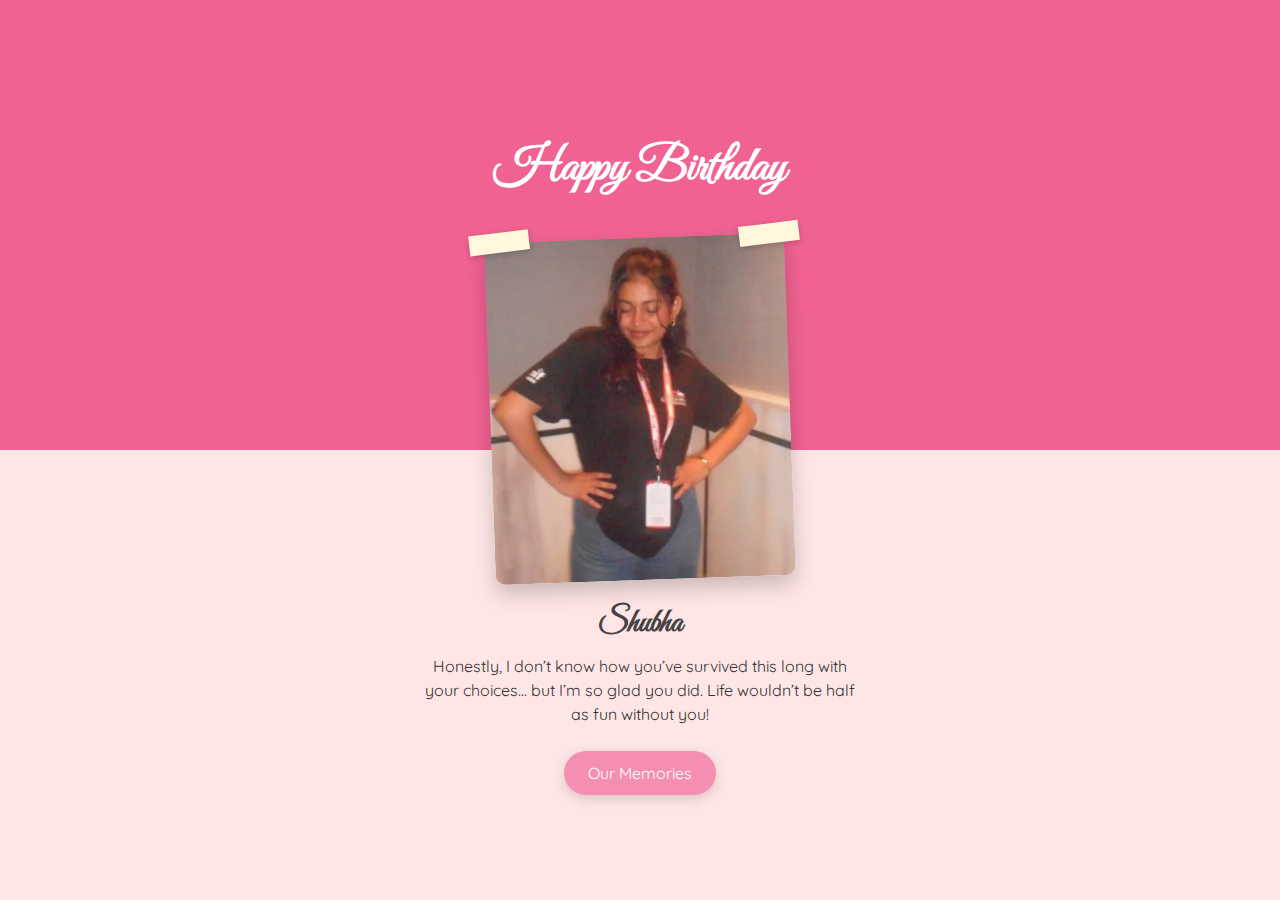
<file: index.html>
<!DOCTYPE html>
<html lang="en">
<head>
  <meta charset="UTF-8">
  <title>Happy Birthday Shubha 🎉</title>
  <link rel="stylesheet" href="styles.css">
  <link href="https://fonts.googleapis.com/css2?family=Great+Vibes&family=Quicksand&display=swap" rel="stylesheet">
</head>
<body>
  <div class="card">
    <h1 class="title">Happy Birthday</h1>

    <div class="photo-frame">
      <div class="tape tape-left"></div>
      <div class="tape tape-right"></div>
      <img src="shubha-photo.jpg" alt="Birthday Girl" />
    </div>

    <h2 class="name">Shubha</h2>

    <p class="quote">
      Honestly, I don’t know how you’ve survived 
      this long with your choices… but I’m so glad you did.
       Life wouldn’t be half as fun without you!
    </p>

    <button onclick="goToGallery()">Our Memories</button>
  </div>

  <!-- ✅ Add this script -->
  <script>
    function goToGallery() {
      window.location.href = "gallery.html";
    }
  </script>
</body>
</html>
</file>
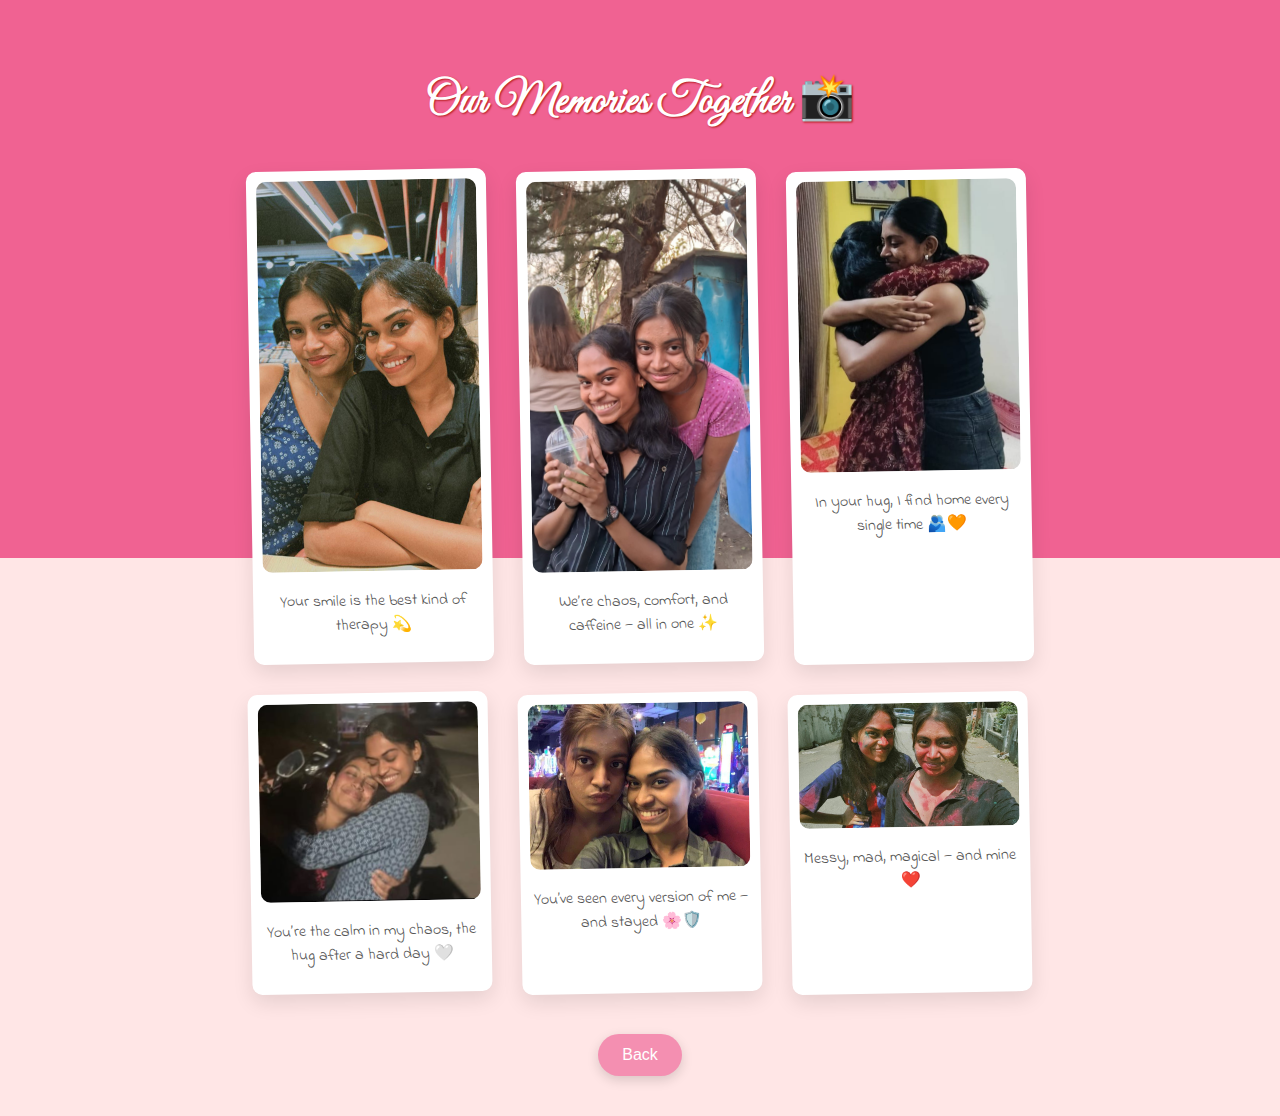
<file: gallery.html>
<!DOCTYPE html>
<html lang="en">
<head>
  <meta charset="UTF-8">
  <title>Gallery | Shubha’s Day 📸</title>
  <link rel="stylesheet" href="gallery.css">
  <link href="https://fonts.googleapis.com/css2?family=Great+Vibes&family=Indie+Flower&display=swap" rel="stylesheet">
</head>
<body>
  <div class="gallery-container">

    <h1 class="title">Our Memories Together 📸</h1>

    <div class="photo-grid">
      <!-- Repeat this block for each photo -->
      <div class="photo-card">
        <img src="photo1.jpg" alt="Memory 1">
        <p class="caption">Your smile is the best kind of therapy 💫</p>
      </div>

      <div class="photo-card">
        <img src="photo5.jpg" alt="Memory 2">
        <p class="caption">We’re chaos, comfort, and caffeine — all in one ✨</p>
      </div>

      <div class="photo-card">
        <img src="photo2.jpg" alt="Memory 3">
        <p class="caption">In your hug, I find home every single time 🫂🧡 </p>
      </div>
      <div class="photo-card">
        <img src="photo4.jpg" alt="Memory 1">
        <p class="caption">You’re the calm in my chaos, the hug after a hard day 🤍</p>
      </div>

      <div class="photo-card">
        <img src="photo3.jpg" alt="Memory 2">
        <p class="caption">You’ve seen every version of me — and stayed 🌸🛡️</p>
      </div>

      <div class="photo-card">
        <img src="photo6.jpg" alt="Memory 3">
        <p class="caption">Messy, mad, magical — and mine ❤️</p>
      </div>
    </div>

    <button onclick="goBack()">Back</button>
  </div>

  <script>
    function goBack() {
      window.location.href = "index.html";
    }
  </script>
</body>
</html>
</file>
<file: styles.css>
body {
  margin: 0;
  padding: 0;
  font-family: 'Quicksand', sans-serif;
  background: linear-gradient(to bottom, #f06292 50%, #ffe6e6 50%);
  height: 100vh;
  display: flex;
  justify-content: center;
  align-items: center;
}

.card {
  text-align: center;
  max-width: 500px;
  padding: 40px 20px;
  position: relative;
}

.title {
  font-family: 'Great Vibes', cursive;
  font-size: 3rem;
  color: #fff;
  margin-bottom: 40px;
}

.photo-frame {
  position: relative;
  display: inline-block;
  transform: rotate(-2deg);
}

.photo-frame img {
  width: 300px;
  border-radius: 10px;
  box-shadow: 0 10px 20px rgba(0,0,0,0.2);
}

/* Tape effect */
.tape {
  width: 60px;
  height: 20px;
  background: #fff8dc;
  position: absolute;
  transform: rotate(-5deg);
  box-shadow: 0 2px 6px rgba(0,0,0,0.2);
}

.tape-left {
  top: -10px;
  left: -15px;
}

.tape-right {
  top: -10px;
  right: -15px;
}

.name {
  font-family: 'Great Vibes', cursive;
  font-size: 2rem;
  margin: 20px 0 10px;
  color: #444;
}

.quote {
  font-size: 1rem;
  color: #333;
  max-width: 90%;
  margin: 0 auto;
  line-height: 1.5;
}
button {
  margin-top: 25px;
  padding: 12px 24px;
  font-size: 1rem;
  background: #f48fb1;
  color: white;
  border: none;
  border-radius: 30px;
  cursor: pointer;
  box-shadow: 0 4px 12px rgba(0,0,0,0.15);
  transition: 0.3s ease;
  font-family: 'Quicksand', sans-serif;
}

button:hover {
  background: #ec407a;
  transform: scale(1.05);
}
</file>
<file: gallery.css>
body {
  margin: 0;
  padding: 0;
  background: linear-gradient(to bottom, #f06292 50%, #ffe6e6 50%);
  font-family: 'Indie Flower', cursive;
  color: #444;
  display: flex;
  justify-content: center;
  align-items: center;
  flex-direction: column;
  min-height: 100vh;
}

.gallery-container {
  text-align: center;
  padding: 40px 20px;
  max-width: 900px;
}

.title {
  font-family: 'Great Vibes', cursive;
  font-size: 2.8rem;
  margin-bottom: 40px;
  color: white;
  text-shadow: 1px 1px 2px #b71c1c;
}

.photo-grid {
  display: flex;
  flex-wrap: wrap;
  gap: 30px;
  justify-content: center;
  margin-bottom: 40px;
}

.photo-card {
  background: #fff;
  padding: 10px;
  border-radius: 10px;
  box-shadow: 0 8px 20px rgba(0,0,0,0.1);
  width: 220px;
  transform: rotate(-1deg);
  transition: transform 0.3s ease;
}


.photo-card:hover {
  transform: scale(1.05) rotate(0deg);
}

.photo-card img {
  width: 100%;
  border-radius: 10px;
}

.caption {
  font-size: 1rem;
  margin-top: 10px;
  color: #555;
}

button {
  padding: 12px 24px;
  font-size: 1rem;
  background: #f48fb1;
  color: white;
  border: none;
  border-radius: 30px;
  cursor: pointer;
  box-shadow: 0 4px 12px rgba(0,0,0,0.15);
  transition: 0.3s ease;
  font-family: 'Quicksand', sans-serif;
}

button:hover {
  background: #ec407a;
  transform: scale(1.05);
}
</file>
